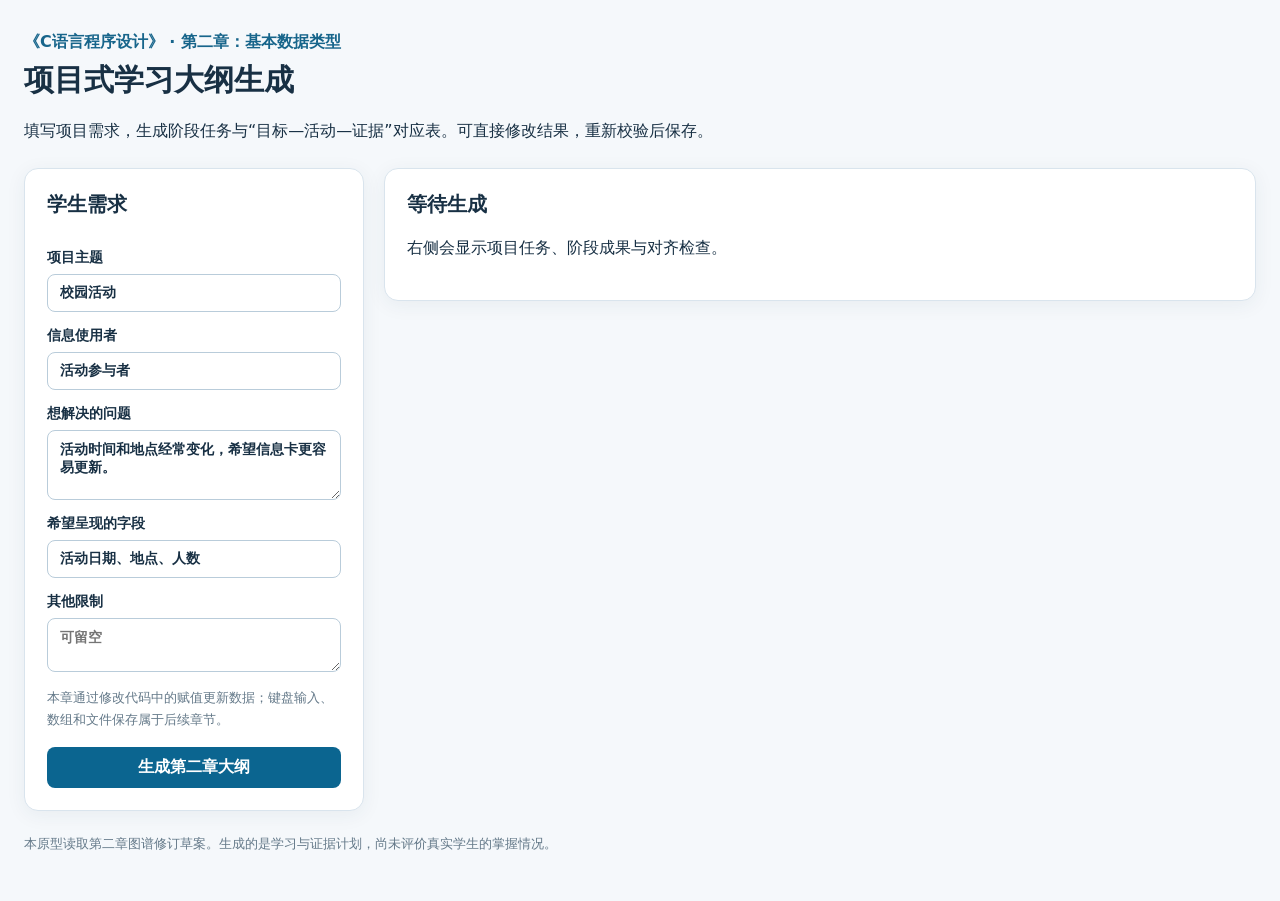
<file: index.html>
<!doctype html>
<html lang="zh-CN">
<head>
  <meta charset="utf-8">
  <meta name="viewport" content="width=device-width,initial-scale=1">
  <title>C语言第二章项目式学习大纲原型</title>
  <link rel="stylesheet" href="/styles.css">
  <script src="/app.js" defer></script>
</head>
<body>
  <main class="page">
    <header>
      <p class="eyebrow">《C语言程序设计》 · 第二章：基本数据类型</p>
      <h1>项目式学习大纲生成</h1>
      <p>填写项目需求，生成阶段任务与“目标—活动—证据”对应表。可直接修改结果，重新校验后保存。</p>
    </header>
    <section class="layout" aria-label="大纲生成区">
      <form id="requestForm" class="panel form-panel">
        <h2>学生需求</h2>
        <label>项目主题 <input name="theme" maxlength="80" required value="校园活动" placeholder="例如：社团招新"></label>
        <label>信息使用者 <input name="audience" maxlength="80" required value="活动参与者" placeholder="例如：新生"></label>
        <label>想解决的问题 <textarea name="need" maxlength="400" required rows="3">活动时间和地点经常变化，希望信息卡更容易更新。</textarea></label>
        <label>希望呈现的字段 <input name="fields" maxlength="240" value="活动日期、地点、人数" placeholder="如：日期、地点、名额"></label>
        <label>其他限制 <textarea name="limit" maxlength="200" rows="2" placeholder="可留空"></textarea></label>
        <p class="hint">本章通过修改代码中的赋值更新数据；键盘输入、数组和文件保存属于后续章节。</p>
        <button type="submit" id="generateButton">生成第二章大纲</button>
      </form>
      <div id="result" class="panel result-panel" aria-live="polite">
        <h2>等待生成</h2>
        <p>右侧会显示项目任务、阶段成果与对齐检查。</p>
      </div>
    </section>
    <footer>本原型读取第二章图谱修订草案。生成的是学习与证据计划，尚未评价真实学生的掌握情况。</footer>
  </main>
</body>
</html>
</file>
<file: styles.css>
:root{font-family:"Microsoft YaHei",system-ui,sans-serif;color:#183044;background:#f5f8fb}*{box-sizing:border-box}body{margin:0}.page{max-width:1380px;margin:auto;padding:28px 24px 48px}header{margin-bottom:24px}h1{font-size:30px;margin:5px 0 8px}h2{font-size:20px;margin:0 0 16px}h3{font-size:17px;margin:0 0 10px}p{line-height:1.7}.eyebrow{color:#17658b;font-weight:700;margin:0}.layout{display:grid;grid-template-columns:minmax(280px,340px) minmax(0,1fr);gap:20px;align-items:start}.panel{background:white;border:1px solid #d9e4ed;border-radius:14px;padding:22px;box-shadow:0 4px 20px #1b3d5710}.form-panel{display:grid;gap:15px}.form-panel label{display:grid;gap:7px;font-weight:600;font-size:14px}input,textarea{font:inherit;color:inherit;border:1px solid #b9ccda;border-radius:8px;padding:10px 12px;width:100%;resize:vertical;background:white}input:focus,textarea:focus{outline:2px solid #7cc8e1;outline-offset:1px}.hint{font-size:13px;color:#647989;margin:0}button{font:inherit;border:0;border-radius:8px;padding:10px 16px;background:#0b6590;color:white;font-weight:700;cursor:pointer}button:hover{background:#074f72}button.secondary{background:#e5f1f6;color:#0b567b}button.secondary:hover{background:#d5eaf2}button:disabled{opacity:.6;cursor:wait}.result-panel section{border-top:1px solid #e2eaf0;margin-top:20px;padding-top:19px}.result-panel section:first-of-type{border-top:0;margin-top:0;padding-top:0}.meta{display:flex;flex-wrap:wrap;gap:8px;margin:0 0 14px}.chip{background:#e6f4f7;color:#116382;padding:5px 9px;border-radius:999px;font-size:12px}.callout{background:#f4f9fc;border-left:4px solid #3192b9;padding:10px 14px;margin:12px 0}.warning{background:#fff6e5;border-left-color:#df9726}.pass{color:#176a4a}.fail{color:#ad4a32}.toolbar{display:flex;flex-wrap:wrap;gap:8px;margin:16px 0}.stage{border:1px solid #dce7ee;border-radius:10px;padding:15px;margin:12px 0;background:#fbfdfe}.stage p{margin:7px 0}.small{font-size:13px;color:#5d7485}.editable{margin:8px 0} .editable label{font-size:13px;font-weight:600;display:block;margin-bottom:5px}.editable textarea,.editable input{background:#fff}.table-wrap{overflow-x:auto}table{border-collapse:collapse;width:100%;min-width:680px}th,td{text-align:left;vertical-align:top;border-bottom:1px solid #e1e9ef;padding:12px 10px;line-height:1.55;font-size:14px}th{background:#f0f6fa;color:#27495c}.list{margin:6px 0;padding-left:20px}.list li{margin:4px 0}.status{font-size:14px;font-weight:600}footer{margin-top:24px;color:#647989;font-size:13px}@media(max-width:860px){.layout{grid-template-columns:1fr}.page{padding:18px 12px}h1{font-size:24px}}
</file>
